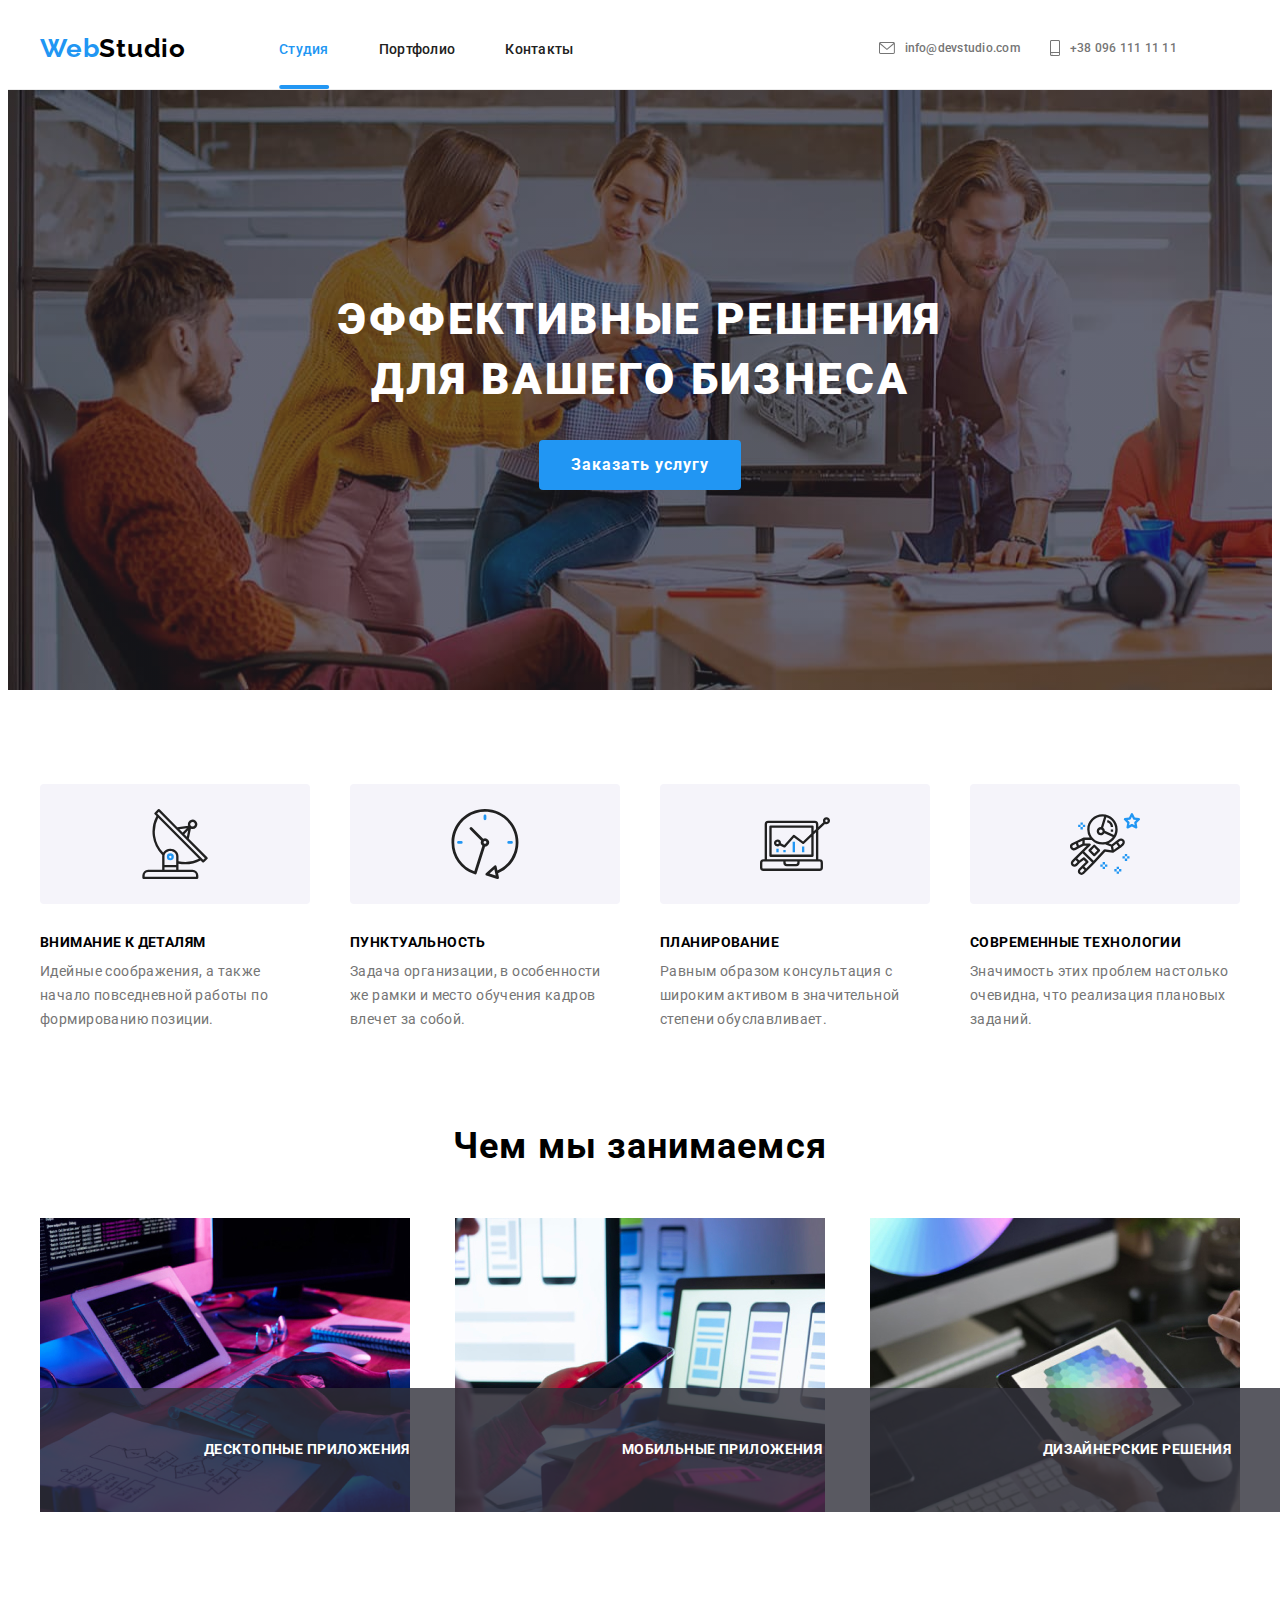
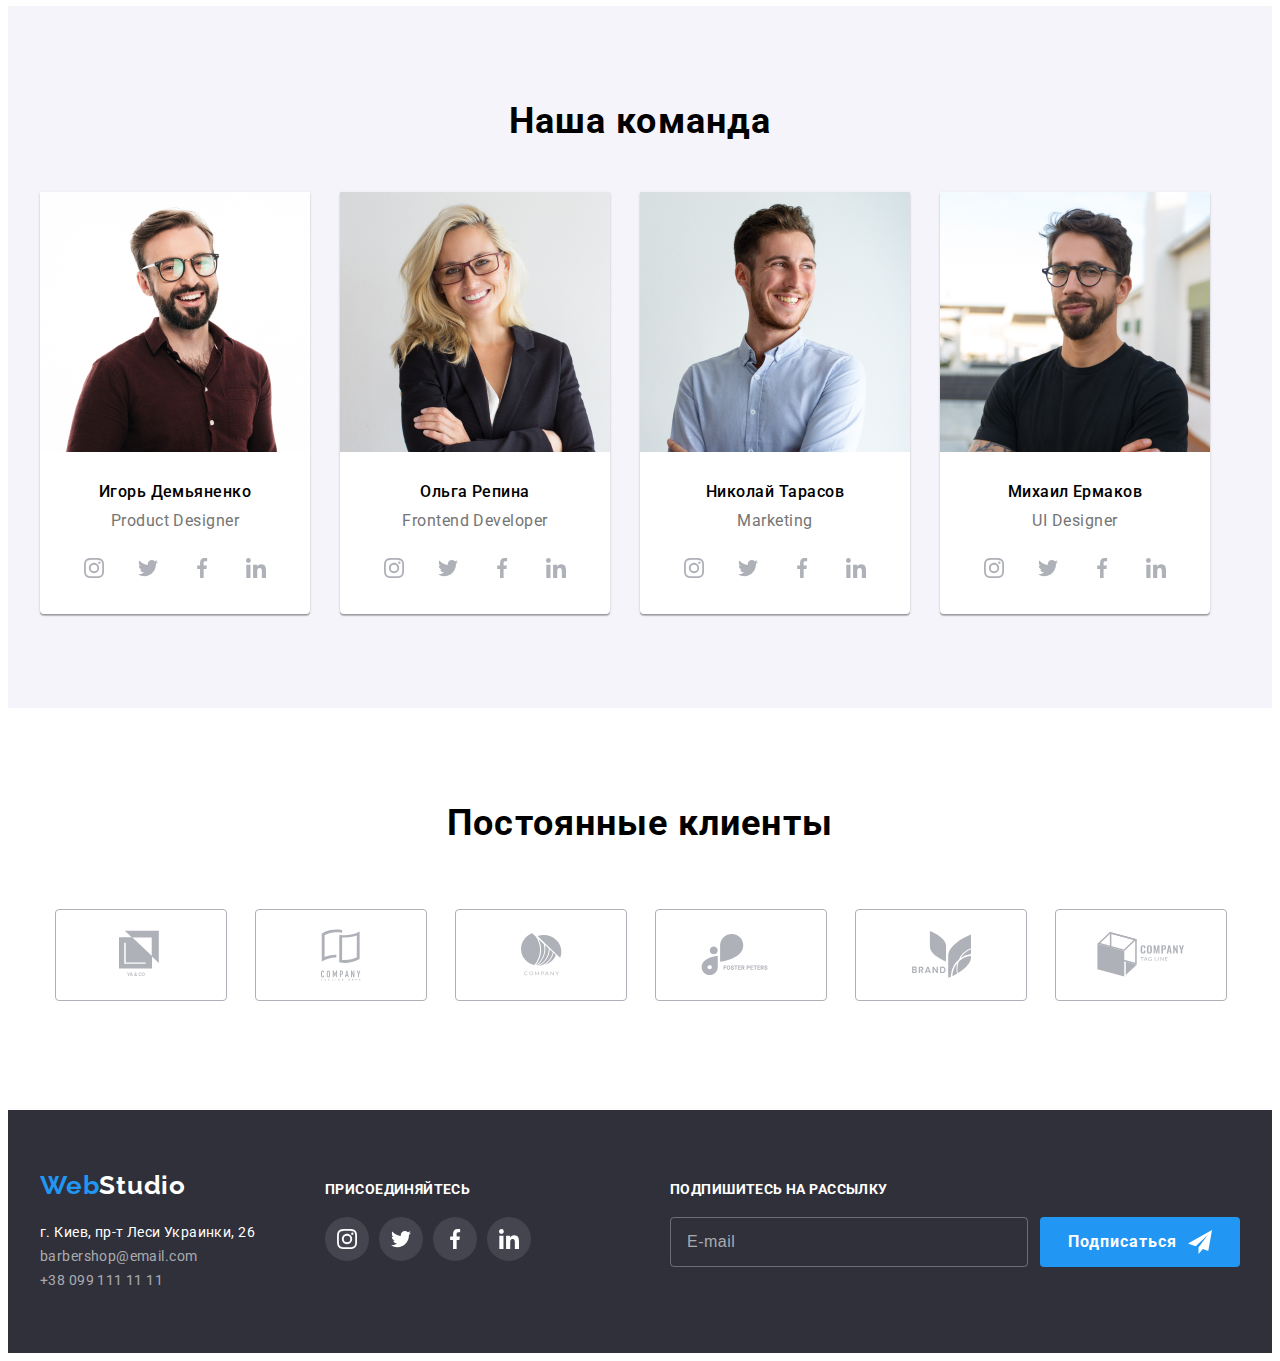
<file: index.html>
<!DOCTYPE html>
<html lang="ru">
<head>
    <meta charset="UTF-8">
   <meta name="viewport" content="width=device-width, initial-scale=1.0">
    <title >WebStudio</title>
    <link rel="preconnect" href="https://fonts.gstatic.com">
    <link href="https://fonts.googleapis.com/css2?family=Raleway:wght@700&family=Roboto:wght@400;500;700;900&display=swap"
        rel="stylesheet">
    <link rel="stylesheet" href="https://cdnjs.cloudflare.com/ajax/libs/modern-normalize/1.0.0/modern-normalize.min.css"
        integrity="sha512-ISS7cAi1PEhQ8jnbJpJZMd29NlhNj4AWYyLOSp2CE/CsHxTCu+r+t0D2yoJudVrd0/8fTVPUVDzY5Tvli75u/g=="
        crossorigin="anonymous" />
        
    <link rel="stylesheet" href="./css/main.min.css">
 </head>

<body>
    
   <header class="header">
      <div class="container header__container">
        
         <div class="header__mobile">
            <a class="logo" href="./index.html" lang="en">
               <span class="logo__firsttext">Web</span><span class="logo__secondtext">Studio</span>
            </a>

            <button 
            type="button" 
            class="menu-button" 
            aria-expanded="false"
            aria-controls="menu-container"
            data-menu-button>
               <svg class="menu-button--icon" width="40" height="40" 
               aria-label="Переключатель мобильного меню">
                  <use class="icon-cross"  
                  href="./images/sprite.svg#icon-close_40px"></use>
                  <use class="icon-menu" 
                  href="./images/sprite.svg#icon-menu_40px"></use>
               </svg>
            </button>
         </div>

         <nav class="navigation" 
               id="menu-container"
               data-menu >
               
                  <ul class="navigation__list">
                     <li class="navigation__item">
                        <a class="navigation__link navigation__link--current" href="#"> Студия</a>
                     </li>
                     <li class="navigation__item">
                        <a class="navigation__link" href="./portfolio.html"> Портфолио</a>
                     </li>
                     <li class="navigation__item">
                        <a class="navigation__link" href="#"> Контакты</a>
                     </li>
                  </ul>
               
               
                  <ul class="address">
                     <li class="address__item">
                        <a class="address__link" href="mailto:info@devstudio.com">
                           <svg class="address__icon address__icon--envelope" width="16" height="12">
                              <use href="./images/sprite.svg#icon-envelope"></use>
                           </svg>
                           info@devstudio.com
                        </a>
                     </li>
                     <li class="address__item">
                        <a class="address__link" href="tel:+380961111111">
                           <svg class="address__icon address__icon--smartphone" width="10" height="16">
                              <use href="./images/sprite.svg#icon-smartphone"></use>
                           </svg>
                           +38 096 111 11 11
                        </a>
                     </li>
                  </ul>
               
            </nav>

      </div>
   </header>
   
   <main>
      <!--Главная секция-->
      <section class="hero">
         <div class="container">
            <h1 class="hero__title">Эффективные решения для вашего бизнеса</h1>
            <button class="modal-btn" type="button" data-modal-open>Заказать услугу</button>
         </div>
      </section>
        
       
     <!--MAIN-->
      <section class="main">
          <h2 class="visually-hidden">Преимущества</h2>
          <div class="container">
              <ul class="main__list ">
                
                 <li class="main__item">
                    <div class="main__cover">
                      <svg class="main__icon">
                        <use href="./images/sprite.svg#icon-antenna"></use>
                     </svg>
                   </div>
                      <h3 class="desc">Внимание к деталям</h3>
                      <p class="main__description">Идейные соображения, а также начало повседневной работы по формированию позиции.</p>
                 </li>

                 <li class="main__item">
                    <div class="main__cover">
                      <svg class="main__icon">
                        <use href="./images/sprite.svg#icon-clock"></use>
                      </svg>
                    </div>
                      <h3 class="desc">Пунктуальность</h3>
                      <p class="main__description">Задача организации, в особенности же рамки и место обучения кадров влечет за собой.</p>
                 </li>

                 <li class="main__item">
                    <div class="main__cover">
                      <svg class="main__icon" >
                        <use href="./images/sprite.svg#icon-diagram"></use>
                      </svg>
                   </div>
                       <h3 class="desc">Планирование</h3>
                       <p class="main__description">Равным образом консультация с широким активом в значительной степени обуславливает.</p>
                 </li>

                 <li class="main__item">
                    <div class="main__cover">
                      <svg class="main__icon">
                        <use href="./images/sprite.svg#icon-astronaut"></use>
                      </svg>
                   </div>
                      <h3 class="desc">Современные технологии</h3>
                      <p class="main__description">Значимость этих проблем настолько очевидна, что реализация плановых заданий.</p>
                 </li>
              </ul>
            </div> 
         </section> 
         
         <!--Галлерея работ-->
  <section class="galery">
             <div class="container">
                <h2 class="section-title">Чем мы занимаемся</h2>
                <ul class="galery__list">
                  
                  <li class="galery__item">
                     <img class="galery__img" src="./images/Galery/img.1.jpg" 
                           alt="работа с ПК" 
                           srcset="./images/Galery/img.1-1x.jpg 1x, 
                           ./images/Galery/img.1-2x.jpg 2x">
                      <h3 class="galery__subtitle">Десктопные приложения</h3>
                  </li>
                  
                  <li class="galery__item">
                     <img class="galery__img" src="./images/Galery/img.2.jpg" 
                        alt="работа со смартфоном" 
                        srcset="./images/Galery/img.2-1x.jpg 1x, 
                        ./images/Galery/img.2-2x.jpg 2x">
                     <h3 class="galery__subtitle">Мобильные приложения</h3>
                  </li>
                  
                  <li class="galery__item">
                     <img class="galery__img" src="./images/Galery/img.3.jpg" 
                       alt="работа с планшетом" 
                       srcset="./images/Galery/img.3-1x.jpg 1x, ./images/Galery/img.3-2x.jpg 2x">
                     <h3 class="galery__subtitle">Дизайнерские решения</h3>
                  </li>
                
               </ul>
            </div>
         </section> 

         <!--Сотрудники-->
  <section class="team">
            <div class="container">
             <h2 class="section-title">Наша команда</h2>
              <ul class="team__list">
                  
                <li class="team__item">
                     <picture class="team__picture">
                        <source 
                        srcset="./images/Team/img1-desk-1x.jpg 1x, ./images/Team/img1-desk-2x.jpg 2x" 
                        media="(min-width: 1200px)">
                     
                        <source 
                        srcset="./images/Team/img1-tablet-1х.jpg 1x, ./images/Team/img1-tablet-2x.jpg 2x" 
                        media="(min-width: 768px)">
                     
                        <source 
                        srcset="./images/Team/img1-1х.jpg 1x, ./images/Team/img1-2х.jpg 2x" 
                        media="(min-width: 320px)">
                        <img class="team__img" src="./images/Team/img1-1х.jpg" 
                           alt="Игорь Демьяненко" >
                     </picture>
                     <div class="team__description">
                         <h3 class="team__name">Игорь Демьяненко</h3>
                         <p class="team__profession" lang="en">Product Designer</p>
                     </div>
                       <ul class="social-list social-list--cards">
                         <li class="social__item">
                            <a class="social__link" href="">
                              <svg class="social__icon">
                                 <use href="./images/sprite.svg#icon-instagram"></use>
                              </svg>
                            </a>
                         </li>
                         <li class="social__item">
                            <a class="social__link" href="">
                              <svg class="social__icon">
                                 <use href="./images/sprite.svg#icon-twitter"></use>
                              </svg>
                            </a>
                         </li>
                         <li class="social__item">
                            <a class="social__link" href="">
                              <svg class="social__icon">
                                 <use href="./images/sprite.svg#icon-facebook"></use>
                              </svg>
                            </a>
                         </li>
                         <li class="social__item">
                            <a class="social__link" href="">
                              <svg class="social__icon">
                                 <use href="./images/sprite.svg#icon-linkedin"></use>
                              </svg>
                            </a>
                         </li>
                     </ul>
                 </li>

                 <li class="team__item">
                        <picture class="team__picture">
                           <source 
                              srcset="./images/Team/img2-desk-1x.jpg 1x, ./images/Team/img2-desk-2x.jpg 2x" 
                              media="(min-width: 1200px)">
                           
                           <source 
                           srcset="./images/Team/img2-tablet-1x.jpg 1x, ./images/Team/img2-tablet-2x.jpg 2x" 
                              media="(min-width: 768px)">
                           
                           <source 
                           srcset="./images/Team/img2-1х.jpg 1x, ./images/Team/img2-2х.jpg 2x"
                              media="(min-width: 320px)">
                           <img class="team__img" src="./images/Team/img2-1х.jpg" 
                                 alt="Ольга Репина" >
                           </picture>
                        <div class="team__description">
                          <h3 class="team__name">Ольга Репина</h3>
                          <p class="team__profession" lang="en">Frontend Developer</p>
                       </div>
                     <ul class="social-list social-list--cards">
                        <li class="social__item">
                           <a class="social__link" href="">
                              <svg class="social__icon">
                                 <use href="./images/sprite.svg#icon-instagram"></use>
                              </svg>
                           </a>
                        </li>
                        <li class="social__item">
                           <a class="social__link" href="">
                              <svg class="social__icon">
                                 <use href="./images/sprite.svg#icon-twitter"></use>
                              </svg>
                           </a>
                        </li>
                        <li class="social__item">
                           <a class="social__link" href="">
                              <svg class="social__icon">
                                 <use href="./images/sprite.svg#icon-facebook"></use>
                              </svg>
                           </a>
                        </li>
                        <li class="social__item">
                           <a class="social__link" href="">
                              <svg class="social__icon">
                                 <use href="./images/sprite.svg#icon-linkedin"></use>
                              </svg>
                           </a>
                        </li>
                     </ul>
                 </li>

                 <li class="team__item">
                       <picture class="team__picture">
                           <source 
                           srcset="./images/Team/img3-desk-1x.jpg 1x, ./images/Team/img3-desk-2x.jpg 2x" 
                           media="(min-width: 1200px)">
                        
                           <source 
                           srcset="./images/Team/img3-tablet-1x.jpg 1x, ./images/Team/img3-tablet-2x.jpg 2x" 
                           media="(min-width: 768px)">
                        
                           <source 
                           srcset="./images/Team/img3-1х.jpg 1x, ./images/Team/img3-2х.jpg 2x" 
                           media="(min-width: 320px)">
                           <img class="team__img" src="./images/Team/img3-1х.jpg" 
                           alt="Николай Тарасов" >
                        </picture>
                       <div class="team__description">
                          <h3 class="team__name">Николай Тарасов</h3>
                          <p class="team__profession" lang="en">Marketing</p>
                      </div>
                     <ul class="social-list social-list--cards">
                        <li class="social__item">
                           <a class="social__link" href="">
                              <svg class="social__icon">
                                 <use href="./images/sprite.svg#icon-instagram"></use>
                              </svg>
                           </a>
                        </li>
                        <li class="social__item">
                           <a class="social__link" href="">
                              <svg class="social__icon">
                                 <use href="./images/sprite.svg#icon-twitter"></use>
                              </svg>
                           </a>
                        </li>
                        <li class="social__item">
                           <a class="social__link" href="">
                              <svg class="social__icon">
                                 <use href="./images/sprite.svg#icon-facebook"></use>
                              </svg>
                           </a>
                        </li>
                        <li class="social__item">
                           <a class="social__link" href="">
                              <svg class="social__icon">
                                 <use href="./images/sprite.svg#icon-linkedin"></use>
                              </svg>
                           </a>
                        </li>
                     </ul>
                 </li>

                 <li class="team__item">
                        <picture class="team__picture">
                           <source 
                           srcset="./images/Team/img4-desk-1x.jpg 1x, ./images/Team/img4-desk-2x.jpg 2x" 
                           media="(min-width: 1200px)">
                        
                           <source 
                           srcset="./images/Team/img4-tablet-1x.jpg 1x, ./images/Team/img4-tablet-2x.jpg 2x" 
                           media="(min-width: 768px)">
                        
                           <source 
                           srcset="./images/Team/img4-1х.jpg 1x, ./images/Team/img4-2х.jpg 2x" 
                           media="(min-width: 320px)">
                           <img class="team__img" src="./images/Team/img4-1х.jpg" 
                           alt="Михаил Ермаков" >
                        </picture>
                        <div class="team__description">
                          <h3 class="team__name">Михаил Ермаков</h3>
                          <p class="team__profession" lang="en">UI Designer</p>
                       </div>
                      <ul class="social-list social-list--cards">
                        <li class="social__item">
                           <a class="social__link" href="">
                              <svg class="social__icon">
                                 <use href="./images/sprite.svg#icon-instagram"></use>
                              </svg>
                           </a>
                        </li>
                        <li class="social__item">
                           <a class="social__link" href="">
                              <svg class="social__icon">
                                 <use href="./images/sprite.svg#icon-twitter"></use>
                              </svg>
                           </a>
                        </li>
                        <li class="social__item">
                           <a class="social__link" href="">
                              <svg class="social__icon">
                                 <use href="./images/sprite.svg#icon-facebook"></use>
                              </svg>
                           </a>
                        </li>
                        <li class="social__item">
                           <a class="social__link" href="">
                              <svg class="social__icon">
                                 <use href="./images/sprite.svg#icon-linkedin"></use>
                              </svg>
                           </a>
                        </li>
                     </ul>
                 </li>
              </ul>
            </div>
         </section> 
     

   
   <!--Постоянные клиенты-->
<section class="clients">
         <div class="container">
             <h2 class="section-title">Постоянные клиенты</h2>
             <ul class="clients__list">
                <li class="clients__item">
                   <a class="clients__link" href="">
                     <svg class="clients__icon" width="44" height="50">
                        <use href="./images/sprite.svg#icon-logo-1"></use>
                     </svg>
                   </a>
                </li>
                <li class="clients__item">
                  <a class="clients__link" href="">
                     <svg class="clients__icon" width="40" height="52">
                        <use href="./images/sprite.svg#icon-logo-2"></use>
                     </svg>
                  </a>
                </li>
                <li class="clients__item">
                  <a class="clients__link" href="">
                     <svg class="clients__icon" width="41" height="43">
                        <use href="./images/sprite.svg#icon-logo-3"></use>
                     </svg>
                  </a>
                </li>
                <li class="clients__item">
                  <a class="clients__link" href="">
                     <svg class="clients__icon" width="80" height="42">
                        <use href="./images/sprite.svg#icon-logo-4"></use>
                     </svg>
                  </a>
                </li>
                <li class="clients__item">
                  <a class="clients__link" href="">
                     <svg class="clients__icon" width="59" height="47">
                        <use href="./images/sprite.svg#icon-logo-5"></use>
                     </svg>
                  </a>
                </li>
                <li class="clients__item">
                  <a class="clients__link" href="">
                     <svg class="clients__icon" width="88" height="45">
                        <use href="./images/sprite.svg#icon-logo-6"></use>
                     </svg>
                  </a>
                </li>
             </ul>
         </div>
     </section>
   </main>
        
        <!--Footer-->
  <footer class="footer">
        <div class="container footer__section">
            <div class="footer--tablet">
               <div class="footer__container">
               <a class="logo logo--accent" href="./index.html" lang="en">
                  <span class="logo__firsttext">Web</span><span >Studio</span>
               </a>
               <address class="footer__address">
                  <ul class="footer__list">
                     <li class="footer__item">
                        <a class="footer__link geolocation" href="https://goo.gl/maps/EtJUNi4Rh7HyhGB7A" target="_blank">г. Киев, пр-т Леси Украинки, 26</a>
                     </li>
                     <li class="footer__item">
                        <a class="footer__link" href="mailto:info@example.com">barbershop@email.com</a>
                     </li>
                     <li class="footer__item">
                        <a class="footer__link" href="tel:+380991111111">+38 099 111 11 11</a>
                     </li>
                  </ul>
               </address>
               </div>
               <div class="social">
                  <b class="desc desc--appeal">присоединяйтесь</b>
                  <ul class="social-list">
                     <li class="social__item">
                        <a class="social__link footer--social__link" href="">
                           <svg class="social__icon footer--social__icon">
                              <use href="./images/sprite.svg#icon-instagram"></use>
                           </svg>
                        </a>
                     </li>
                     <li class="social__item">
                        <a class="social__link footer--social__link" href="">
                           <svg class="social__icon footer--social__icon">
                              <use href="./images/sprite.svg#icon-twitter"></use>
                           </svg>
                        </a>
                     </li>
                     <li class="social__item">
                        <a class="social__link footer--social__link" href="">
                           <svg class="social__icon footer--social__icon">
                              <use href="./images/sprite.svg#icon-facebook"></use>
                           </svg>
                        </a>
                     </li>
                     <li class="social__item">
                        <a class="social__link footer--social__link" href="">
                           <svg class="social__icon footer--social__icon">
                              <use href="./images/sprite.svg#icon-linkedin"></use>
                           </svg>
                        </a>
                     </li>
                  </ul>
               </div>
            </div>
             <form class="form">
                <b class="desc desc--appeal">Подпишитесь на рассылку</b>
                <label class="form__label">
                   <input class="form__input" type="email" name="mail" placeholder="E-mail"/> 
                   <button class="modal-btn modal-btn--form" type="submit">Подписаться
                      <svg class="form__icon" width="24" height="24">
                         <use href="./images/sprite.svg#icon-send"></use>
                      </svg>
                   </button>
                </label>
             </form>
       </div>
    </footer>
 
    <!--Backdrop-->
   <div class="backdrop is-hidden" data-modal>
       <div class="modal">
             <button  type="button" class="modal__close-button" data-modal-close>
              <svg class="button__close-icon">
                <use href="./images/sprite.svg#icon-close-black"></use>
              </svg>
             </button>
             <b class="backdrop__title">Оставьте свои данные, мы вам перезвоним</b>
        
           <div class="fieldset">
             <label class="fieldset__label">
               <span class="fieldset__name">Имя</span> 
                <span class="fieldset-container">
                  <input class="fieldset__input" type="text" name="name">
                     <svg class="fieldset__icon" width="18" height="18">
                        <use href="./images/sprite.svg#icon-person-black"></use>
                     </svg> 
                </span>
             </label>
           </div>
         
           <div class="fieldset">
             <label class="fieldset__label">
               <span class="fieldset__name">Телефон</span>
               <span class="fieldset-container">
                 <input class="fieldset__input" type="tel" name="tel">
                    <svg class="fieldset__icon" width="18" height="18">
                       <use href="./images/sprite.svg#icon-phone-black"></use>
                   </svg>
               </span>
             </label>
           </div>
        
           <div class="fieldset">
             <label class="fieldset__label">
               <span class="fieldset__name">Почта</span>
               <span class="fieldset-container">
                 <input class="fieldset__input" type="email" name="email">
                    <svg class="fieldset__icon" width="18" height="18">
                      <use href="./images/sprite.svg#icon-email-black"></use>
                   </svg>
               </span>
             </label>
           </div>
        
           <div class="fieldset fieldset--textarea ">
            <label class="fieldset__label">
               <span class="fieldset__name">Комментарий</span>
               <textarea class="fieldset__placeholder" name="comment" placeholder="Введите текст"></textarea>
            </label>
           </div>
         
           <div class="checkbox">
              <input class="chekbox__input visually-hidden" type="checkbox" name="check" value="accept-policy" id="policy">
              <label class="checkbox__label" for="policy">
                 <span class="checkbox__text">Соглашаюсь с рассылкой и принимаю
                   <a class="checkbox__link" href="#">Условия договора</a> 
                </span>
             </label>
           </div>
         
           <button class="modal-btn" type="submit">Отправить</button>
         
       </div>
    </div> 
   
<script src="./js/modal.js"></script>
<script src="./js/burger.js"></script>
</body>
</html>
</file>
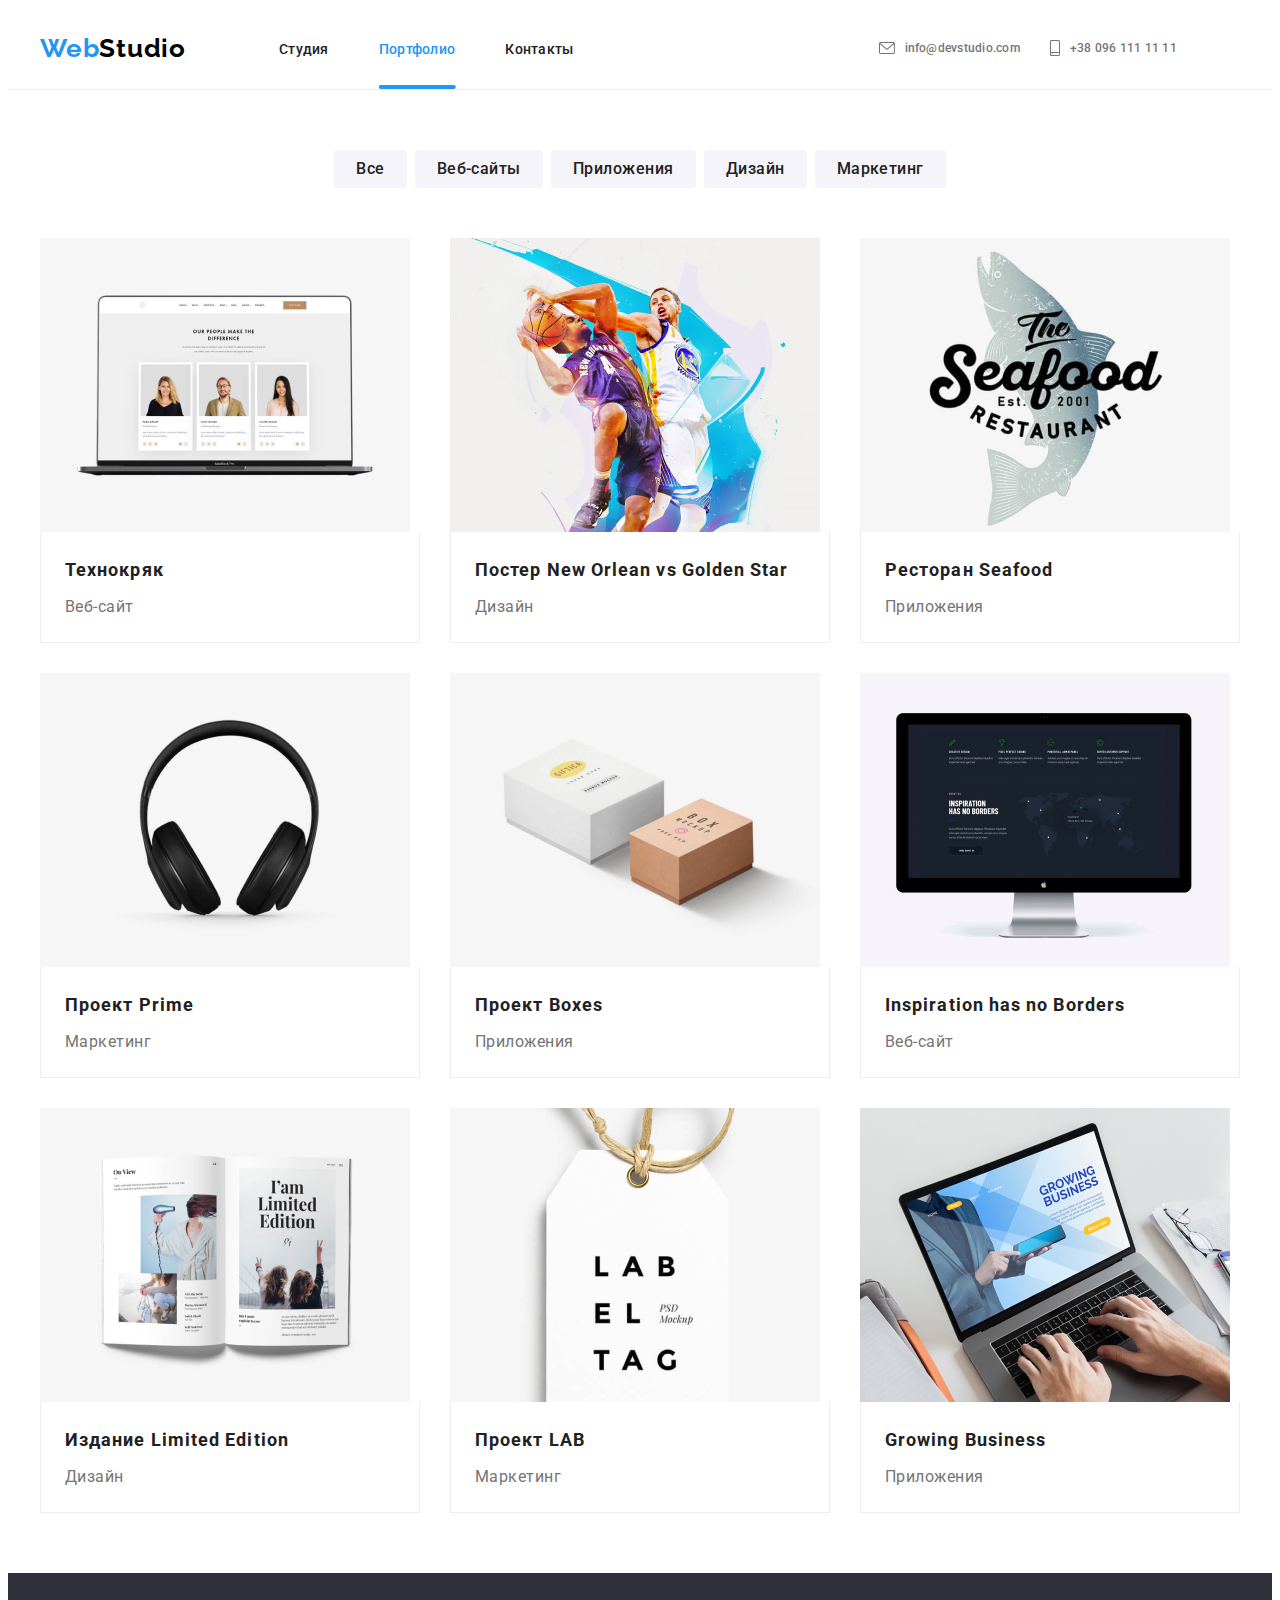
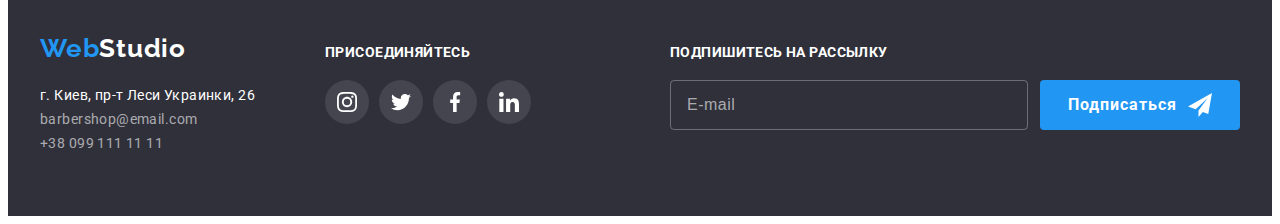
<file: portfolio.html>
<!DOCTYPE html>
<html lang="ru">
<head>
    <meta charset="UTF-8">
    
    <meta name="viewport" content="width=device-width, initial-scale=1.0" />
    <title>Портфолио</title>
    <link rel="preconnect" href="https://fonts.gstatic.com">
    <link href="https://fonts.googleapis.com/css2?family=Raleway:wght@700&family=Roboto:wght@400;500;700&display=swap"
        rel="stylesheet">
    <link rel="stylesheet" href="https://cdnjs.cloudflare.com/ajax/libs/modern-normalize/1.0.0/modern-normalize.min.css"
        integrity="sha512-ISS7cAi1PEhQ8jnbJpJZMd29NlhNj4AWYyLOSp2CE/CsHxTCu+r+t0D2yoJudVrd0/8fTVPUVDzY5Tvli75u/g=="
        crossorigin="anonymous" />
        <link rel="stylesheet" href="./css/portfolio.min.css">
</head>

<body>
    
    <header class="header">
      <div class="container header__container">
        
         <div class="header__mobile">
              <a class="logo" href="./index.html" lang="en">
                <span class="logo__firsttext">Web</span><span class="logo__secondtext">Studio</span>
              </a>

              <button 
              type="button" 
              class="menu-button" 
              aria-expanded="false"
               aria-controls="menu-container"
               data-menu-button>
                <svg class="menu-button--icon" width="40" height="40" 
                aria-label="Переключатель мобильного меню">
                  <use class="icon-cross" 
                  href="./images/sprite.svg#icon-close_40px"></use>
                  <use class="icon-menu"
                   href="./images/sprite.svg#icon-menu_40px"></use>
                </svg>
              </button>
          </div>
          
         
          <nav class="navigation"
                id="menu-container"
                data-menu >
                    
              <ul class="navigation__list">
                <li class="navigation__item">
                  <a class="navigation__link " href="./index.html"> Студия</a>
                </li>
                <li class="navigation__item">
                  <a class="navigation__link navigation__link--current" href="#"> Портфолио</a>
                </li>
                <li class="navigation__item">
                  <a class="navigation__link" href="#"> Контакты</a>
                </li>
              </ul>
            
           
              <ul class="address">
                <li class="address__item">
                  <a class="address__link" href="mailto:info@devstudio.com">
                    <svg class="address__icon address__icon--envelope" width="16" height="12">
                      <use href="./images/sprite.svg#icon-envelope"></use>
                    </svg>
                    info@devstudio.com
                  </a>
                </li>
                <li class="address__item">
                  <a class="address__link" href="tel:+380961111111">
                    <svg class="address__icon address__icon--smartphone" width="10" height="16">
                      <use href="./images/sprite.svg#icon-smartphone"></use>
                    </svg>
                    +38 096 111 11 11
                  </a>
                </li>
              </ul>
            
         </nav>
         
      </div>
    </header>


    <main>
        
      <!--Главная секция-->
     
      <section class="section">
        <div class="container">
          <h1 class="visually-hidden">Наши возможности</h1>
            
           <ul class="button-list">
                <li class="button-list__item" > 
                    <button class="button-list__modal-btn" type="button"> Все </button>
                </li>
                <li class="button-list__item" >
                    <button class="button-list__modal-btn" type="button"> Веб-сайты </button>
                </li>
                <li class="button-list__item">
                    <button class="button-list__modal-btn" type="button">Приложения </button>
                </li>
                <li class="button-list__item">
                    <button class="button-list__modal-btn" type="button"> Дизайн</button>
                </li>
                <li class="button-list__item">
                    <button class="button-list__modal-btn" type="button">Маркетинг </button>
                </li>
           </ul>
           
            <ul class="device-list">
                
               <li class="device-list__item" >
                  <a class="device-list__link" href="#">
                    <div class="product">
                          <picture class="product__picture">
                              <source srcset="./images/Device/img11.jpg 1x, ./images/Device/img11-d2x.jpg 2x" media="(min-width: 1200px)">
                            
                              <source srcset="./images/Device/img11-t1x.jpg 1x, ./images/Device/img11-t2x.jpg 2x" media="(min-width: 768px)">
                            
                              <source srcset="./images/Device/img11-1х.jpg 1x, ./images/Device/img11-2х.jpg 2x" media="(min-width: 320px)">
                              
                                <img class="product__img" src="./images/Device/img11-1х.jpg" 
                              alt="Веб-сайт на экране ноутбука">
                          </picture>
                            <p class="product__text">
                              Технокряк это современная площадка распространения коронавируса.
                              Компании используют эту платформу для цифрового
                              шпионажа и атак на защищённые сервера конкурентов.
                            </p>
                    </div>
                    <div class="product__description product__description--tablet">
                           <h2 class="product__title"> Технокряк</h2>
                           <p class="product__subtitle">Веб-сайт</p>
                    </div>
                  </a>
                </li>
                
                <li class="device-list__item">
                  <a class="device-list__link" href="#">
                      <div class="product">
                            <picture class="product__picture">
                                  <source srcset="./images/Device/img22.jpg 1x, ./images/Device/img22-d2x.jpg 2x" media="(min-width: 1200px)">
                                
                                  <source srcset="./images/Device/img22-t1x.jpg 1x, ./images/Device/img22-2x.jpg 2x" media="(min-width: 768px)">
                                
                                  <source srcset="./images/Device/img22-1х.jpg 1x, ./images/Device/img22-2х.jpg 2x" media="(min-width: 320px)">
                                
                                    <img class="product__img" src="./images/Device/img22-1х.jpg" 
                                     alt="Постер со звездами бейсбола">
                            </picture>  
                         <p class="product__text">
                            Технокряк это современная площадка распространения коронавируса.
                            Компании используют эту платформу для цифрового
                            шпионажа и атак на защищённые сервера конкурентов.
                          </p>
                      </div>
                    
                         <div class="product__description">
                           <h2 class="product__title"> Постер <span lang="en"> New Orlean vs Golden Star </span></h2>
                           <p class="product__subtitle">Дизайн</p>
                         </div>
                  </a>
                 </li>
                
                <li class="device-list__item">
                  <a class="device-list__link" href="#">
                    <div class="product">
                          <picture class="product__picture">
                              <source srcset="./images/Device/img33.jpg 1x, ./images/Device/img33-d2x.jpg 2x" media="(min-width: 1200px)">
                            
                              <source srcset="./images/Device/img33-t1x.jpg 1x, ./images/Device/img33-t2x.jpg 2x" media="(min-width: 768px)">
                            
                              <source srcset="./images/Device/img33-1х.jpg 1x, ./images/Device/img33-2х.jpg 2x" media="(min-width: 320px)">

                                <img class="product__img" src="./images/Device/img33-1х.jpg" 
                                    alt="Логотип рыбного ресторана">
                          </picture>
                       <p class="product__text">
                         Технокряк это современная площадка распространения коронавируса.
                         Компании используют эту платформу для цифрового
                          шпионажа и атак на защищённые сервера конкурентов.
                       </p>
                    </div>
                         <div class="product__description">
                            <h2 class="product__title">Ресторан <span lang="en"> Seafood </span> </h2> 
                            <p class="product__subtitle"> Приложения </p>
                         </div>
                  </a>
                </li> 
                
                <li class="device-list__item">
                  <a class="device-list__link" href="#">
                     <div class="product">
                          <picture class="product__picture">
                              <source srcset="./images/Device/img44.jpg 1x, ./images/Device/img44-d2x.jpg 2x" media="(min-width: 1200px)">
                              
                              <source srcset="./images/Device/img44-t1x.jpg 1x, ./images/Device/img44-t2x.jpg 2x" media="(min-width: 768px)">
                              
                              <source srcset="./images/Device/img44-1х.jpg 1x, ./images/Device/img44-2х.jpg 2x" media="(min-width: 320px)">
                              <img class="product__img" src="./images/Device/img44-1х.jpg"
                                alt="Наушники" >
                         </picture>
                        <p class="product__text">
                          Технокряк это современная площадка распространения коронавируса.
                          Компании используют эту платформу для цифрового
                          шпионажа и атак на защищённые сервера конкурентов.
                       </p>
                      </div>
                          <div class="product__description">
                            <h2 class="product__title"> Проект <span lang="en"> Prime </span> </h2>
                            <p class="product__subtitle"> Маркетинг </p>
                         </div>
                  </a>
                </li>

                <li class="device-list__item">
                  <a class="device-list__link" href="#">
                     <div class="product">
                          <picture class="product__picture">
                              <source srcset="./images/Device/img55.jpg 1x, ./images/Device/img55-d2x.jpg 2x" media="(min-width: 1200px)">
                            
                              <source srcset="./images/Device/img55-t1x.jpg 1x, ./images/Device/img55-t2x.jpg 2x" media="(min-width: 768px)">
                            
                              <source srcset="./images/Device/img55-1х.jpg 1x, ./images/Device/img55-2х.jpg 2x" media="(min-width: 320px)">
                                <img class="product__img" src="./images/Device/img55-1х.jpg" 
                                  alt="Две коробки">
                          </picture>   
                        <p class="product__text">
                          Технокряк это современная площадка распространения коронавируса.
                          Компании используют эту платформу для цифрового
                          шпионажа и атак на защищённые сервера конкурентов.
                        </p>
                    </div>
                         <div class="product__description">
                            <h2 class="product__title"> Проект <span lang="en"> Boxes </span> </h2>
                            <p class="product__subtitle">  Приложения </p>
                         </div>
                  </a>
                </li>

                <li class="device-list__item">
                   <a class="device-list__link" href="#">
                       <div class="product">
                            <picture class="product__picture">
                                  <source srcset="./images/Device/img66.jpg 1x, ./images/Device/img66-d2x.jpg 2x" media="(min-width: 1200px)">
                                
                                  <source srcset="./images/Device/img66-t1x.jpg 1x, ./images/Device/img66-t2x.jpg 2x" media="(min-width: 768px)">
                                
                                  <source srcset="./images/Device/img66-1х.jpg 1x, ./images/Device/img66-2х.jpg 2x" media="(min-width: 320px)">
                                  <img class="product__img" src="./images/Device/img66-1х.jpg" 
                                    alt="Монитор компьютера">
                              </picture>
                         <p class="product__text">
                            Технокряк это современная площадка распространения коронавируса.
                            Компании используют эту платформу для цифрового
                             шпионажа и атак на защищённые сервера конкурентов.
                        </p>
                      </div>
                         <div class="product__description">
                           <h2 class="product__title" lang="en" >Inspiration has no Borders</h2>
                            <p class="product__subtitle">Веб-сайт</p>
                         </div>
                    </a>
                </li>

                <li class="device-list__item">
                   <a class="device-list__link" href="#">
                      <div class="product">
                            <picture class="product__picture">
                                  <source srcset="./images/Device/img77.jpg 1x, ./images/Device/img77-d2x.jpg 2x" media="(min-width: 1200px)">
                                
                                  <source srcset="./images/Device/img77-t1x.jpg 1x, ./images/Device/img77-t2x.jpg 2x" media="(min-width: 768px)">
                                
                                  <source srcset="./images/Device/img77-1х.jpg 1x, ./images/Device/img77-2х.jpg 2x" media="(min-width: 320px)">
                                  <img class="product__img" src="./images/Device/img77-1х.jpg" 
                                     alt="Открытая страница книги"> 
                              </picture>
                         <p class="product__text">
                            Технокряк это современная площадка распространения коронавируса.
                            Компании используют эту платформу для цифрового
                            шпионажа и атак на защищённые сервера конкурентов.
                          </p>
                     </div>
                         <div class="product__description">
                            <h2 class="product__title"> Издание <span lang="en"> Limited Edition </span> </h2>
                            <p class="product__subtitle"> Дизайн </p>
                        </div>
                  </a>
                </li>

                <li class="device-list__item">
                   <a class="device-list__link" href="#">
                      <div class="product">
                            <picture class="product__picture">
                                  <source srcset="./images/Device/img88.jpg 1x, ./images/Device/img88-d2x.jpg 2x" media="(min-width: 1200px)">
                                
                                  <source srcset="./images/Device/img88-t1x.jpg 1x, ./images/Device/img88-t2x.jpg 2x" media="(min-width: 768px)">
                                
                                  <source srcset="./images/Device/img88-1х.jpg 1x, ./images/Device/img88-2х.jpg 2x" media="(min-width: 320px)">
                                  <img class="product__img" src="/images/Device/img88-1х.jpg" 
                                  alt="Ярлык крупным планом">
                            </picture>                           
                         <p class="product__text">
                            Технокряк это современная площадка распространения коронавируса.
                             Компании используют эту платформу для цифрового
                             шпионажа и атак на защищённые сервера конкурентов.
                          </p>
                      </div>
                         <div class="product__description">
                             <h2 class="product__title"> Проект <span lang="en"> LAB </span> </h2>
                             <p class="product__subtitle"> Маркетинг </p>
                         </div>
                   </a>
                </li>

                <li class="device-list__item">
                   <a class="device-list__link" href="#">
                      <div class="product">
                        <picture class="product__picture">
                          <source srcset="./images/Device/img99.jpg 1x, ./images/Device/img99-d2x.jpg 2x" media="(min-width: 1200px)">
                        
                          <source srcset="./images/Device/img99-t1x.jpg 1x, ./images/Device/img99-t2x.jpg 2x" media="(min-width: 768px)">
                        
                          <source srcset="./images/Device/img99-1х.jpg 1x, ./images/Device/img99-2х.jpg 2x" media="(min-width: 320px)">
                         <img class="product__img" src="./images/Device/img99-1х.jpg"
                            alt="Пользователь использует приложение на девайсе" >
                        </picture>
                         <p class="product__text">
                            Технокряк это современная площадка распространения коронавируса.
                            Компании используют эту платформу для цифрового
                             шпионажа и атак на защищённые сервера конкурентов.
                          </p>
                      </div>
                         <div class="product__description">
                           <h2 class="product__title" lang="en"> Growing Business </h2>
                           <p class="product__subtitle"> Приложения </p>
                         </div>
                    </a>
                </li>
            </ul>
        </div>
      </section>
    </main>
            
           <!--Footer-->
      
      
      <footer class="footer">
        <div class="container footer__section">
          <div class="footer--tablet">
            <div class="footer__container">
              <a class="logo logo--accent" href="./index.html" lang="en">
                <span class="logo__firsttext">Web</span><span>Studio</span>
              </a>
              <address class="footer__address">
                <ul class="footer__list">
                  <li class="footer__item">
                    <a class="footer__link geolocation" href="https://goo.gl/maps/EtJUNi4Rh7HyhGB7A" target="_blank">г. Киев,
                      пр-т Леси Украинки, 26</a>
                  </li>
                  <li class="footer__item">
                    <a class="footer__link" href="mailto:info@example.com">barbershop@email.com</a>
                  </li>
                  <li class="footer__item">
                    <a class="footer__link" href="tel:+380991111111">+38 099 111 11 11</a>
                  </li>
                </ul>
              </address>
            </div>
            <div class="social">
              <b class="desc desc--appeal">присоединяйтесь</b>
              <ul class="social-list">
                <li class="social__item">
                  <a class="social__link footer--social__link" href="">
                    <svg class="social__icon footer--social__icon">
                      <use href="./images/sprite.svg#icon-instagram"></use>
                    </svg>
                  </a>
                </li>
                <li class="social__item">
                  <a class="social__link footer--social__link" href="">
                    <svg class="social__icon footer--social__icon">
                      <use href="./images/sprite.svg#icon-twitter"></use>
                    </svg>
                  </a>
                </li>
                <li class="social__item">
                  <a class="social__link footer--social__link" href="">
                    <svg class="social__icon footer--social__icon">
                      <use href="./images/sprite.svg#icon-facebook"></use>
                    </svg>
                  </a>
                </li>
                <li class="social__item">
                  <a class="social__link footer--social__link" href="">
                    <svg class="social__icon footer--social__icon">
                      <use href="./images/sprite.svg#icon-linkedin"></use>
                    </svg>
                  </a>
                </li>
              </ul>
            </div>
          </div>
          <form class="form">
            <b class="desc desc--appeal">Подпишитесь на рассылку</b>
            <label class="form__label">
              <input class="form__input" type="email" name="mail" placeholder="E-mail" />
              <button class="modal-btn modal-btn--form" type="submit">Подписаться
                <svg class="form__icon" width="24" height="24">
                  <use href="./images/sprite.svg#icon-send"></use>
                </svg>
              </button>
            </label>
          </form>
        </div>
      </footer>
    
    
<script src="./js/burger.js"></script>
  
</body>
</html>
</file>
<file: css/main.min.css>
:root{--main-font: "Roboto", sans-serif;--secondary-font: "Raleway", sans-serif;--accent-color: #2196f3;--third-color: #757575;--second-color: #ffffff}a{text-decoration:none}ul{list-style:none;padding:0;margin:0}h1,h2,h3,h4,p{margin:0}.img{display:block;max-width:100%}box*{margin:0}.address,.footer-address{font-style:normal}body{font-family:var(--main-font)}.visually-hidden{position:absolute;width:1px;height:1px;margin:-1px;border:0;padding:0;white-space:nowrap;clip-path:inset(100%);clip:rect(0 0 0 0);overflow:hidden}.is-hidden{opacity:0;visibility:hidden;pointer-events:none}.container{display:block;padding-right:15px;padding-left:15px;width:100%;margin:0 auto}@media screen and (min-width: 480px){.container{max-width:480px}}@media screen and (min-width: 768px){.container{max-width:768px}}@media screen and (min-width: 1200px){.container{max-width:1200px}}.section{padding-top:60px;padding-bottom:60px}.section-title{display:block;font-weight:700;font-size:28px;line-height:1.18;text-align:center;letter-spacing:0.03em;margin-bottom:30px}@media screen and (min-width: 1200px){.section-title{font-size:36px;line-height:1.17;margin-bottom:50px}}.desc{display:block;margin-bottom:10px;font-weight:700;font-size:14px;line-height:1.143;letter-spacing:0.03em;text-transform:uppercase}.desc--appeal{color:var(--second-color);margin-bottom:20px}@media screen and (min-width: 320px) and (max-width: 767px){.desc{text-align:center}}.logo{text-decoration:none;font-family:var(--secondary-font);font-weight:700;font-size:24px;line-height:1.17;letter-spacing:0.03em}@media screen and (min-width: 768px){.logo{margin-right:88px}}@media screen and (min-width: 1200px){.logo{font-size:26px;line-height:1.19;margin-right:93px}}.logo__firsttext{color:var(--accent-color)}.logo__secondtext{color:black}.logo--accent{display:block;margin:0 auto;margin-bottom:20px;color:var(--second-color)}.social-list{display:flex;justify-content:center}.social-list--cards{padding-bottom:24px}.social{display:block;margin:0 auto;margin-bottom:60px}@media screen and (min-width: 768px){.social{margin:0}}.social__item:not(:last-child){margin-right:10px}.social__icon{width:20px;height:20px;fill:#afb1b8;transition:fill 250ms cubic-bezier(0.4, 0, 0.2, 1)}.social__link:hover .social__icon,.social__link:focus .social__icon{fill:var(--second-color)}.social__link{display:flex;justify-content:center;align-items:center;width:44px;height:44px;border-radius:50%;background-color:var(--second-color);transition:background-color 250ms cubic-bezier(0.4, 0, 0.2, 1)}.social__link:hover,.social__link:focus{background-color:var(--accent-color)}.modal-btn{display:block;margin:0 auto;min-width:200px;padding:10px 32px;border-radius:4px;border:none;cursor:pointer;font-family:var(--main-font);font-weight:700;font-size:16px;line-height:1.88;letter-spacing:0.06em;color:var(--second-color);background-color:var(--accent-color)}.modal-btn--form{display:flex;justify-content:space-between;align-items:center;padding:10px 28px;width:200px;height:50px}.header{position:relative;border-bottom:1px solid #ececec;margin:0 auto}.header__mobile{display:flex;justify-content:space-between;align-items:center}.header__container{padding-top:16px;padding-bottom:16px;text-align:center}.navigation__link{position:relative;transition:color 250ms cubic-bezier(0.4, 0, 0.2, 1);padding-bottom:8px;font-weight:500;font-size:18px;line-height:1.17;letter-spacing:0.02em;color:#212121}.navigation__link--current{color:var(--accent-color)}.navigation__link--current::after{content:"";position:absolute;display:block;width:100%;height:4px;background-color:var(--accent-color);bottom:0;border-radius:2px;left:50%;transform:translate(-50%)}.navigation__link .navigation__link:hover,.navigation__link .address__link:hover,.navigation__link .navigation__link:focus{color:var(--accent-color)}.address{margin-right:auto}.address__icon{display:block;margin-right:10px;fill:currentColor}.address__link{display:flex;justify-content:center;align-items:center;font-weight:500;font-size:18px;line-height:1.17;letter-spacing:0.02em;color:var(--third-color);transition:color 250ms cubic-bezier(0.4, 0, 0.2, 1)}.menu-button{display:inline-flex;margin:0;padding:0;border:none;background-color:transparent}.menu-button--icon{display:block;transition:fill 250ms cubic-bezier(0.4, 0, 0.2, 1)}.menu-button:hover .menu-button--icon,.menu-button:focus .menu-button--icon{fill:var(--accent-color)}.menu-button .icon-cross{display:none}.menu-button.is-open .icon-cross{display:block}.menu-button.is-open .icon-menu{display:none}.navigation.is-open{box-shadow:0px 4px 8px rgba(0,0,0,0.04),0px 2px 4px rgba(0,0,0,0.08),0px 1px 3px rgba(0,0,0,0.16)}@media screen and (min-width: 320px) and (max-width: 767px){.navigation{display:none;position:absolute;z-index:100;top:100%;left:0;width:100%;background-color:var(--second-color);padding-top:60px;padding-bottom:60px;border-top:1px solid #ececec;transition:transform 200ms cubic-bezier(0.4, 0, 0.2, 1)}.navigation.is-open{display:block}.navigation__item:not(:last-child){margin-bottom:40px}.navigation__list{margin-bottom:60px}.address__item:not(:last-child){margin-bottom:16px}}@media screen and (min-width: 768px){.header__container{display:flex;align-items:center}.navigation{display:flex}.navigation__list{display:flex;align-items:center;margin-right:84px}.navigation__item:not(:last-child){margin-right:50px}.navigation__link{padding:32px 0;font-size:14px;line-height:1.14}.address{display:flex;flex-wrap:wrap}.address__link{font-size:12px;line-height:1.67}.menu-button{display:none}}@media screen and (min-width: 768px) and (max-width: 1199px){.address__icon--envelope{width:14px;height:10px}.address__icon--smartphone{height:14px}.address__item:not(:last-child){margin-bottom:10px}}@media screen and (min-width: 1200px){.header__container{padding-top:25px;padding-bottom:25px}.navigation__list{margin-right:305px}.address__item:not(:last-child){margin-right:30px}.navigation__link:hover,.address__link:hover,.navigation__link:focus{color:var(--accent-color)}}.hero{background-image:linear-gradient(rgba(47,48,58,0.4), rgba(47,48,58,0.4)),url("../images/hero/Header-mobile.jpg");background-repeat:no-repeat;background-size:cover;padding-top:118px;padding-bottom:118px}.hero__title{display:block;max-width:360px;margin:0 auto;margin-bottom:30px;font-weight:900;font-size:26px;line-height:1.62;text-align:center;letter-spacing:0.06em;text-transform:uppercase;color:var(--second-color)}@media screen and (min-device-pixel-ratio: 2) and (min-width: 320px), screen and (min-resolution: 192dpi) and (min-width: 320px), screen and (min-resolution: 2dppx) and (min-width: 320px){.hero{background-image:linear-gradient(rgba(47,48,58,0.4), rgba(47,48,58,0.4)),url("../images/hero/Header-mobile@2x.jpg")}}@media screen and (min-width: 768px){.hero{background-image:linear-gradient(rgba(47,48,58,0.4), rgba(47,48,58,0.4)),url("../images/hero/Header-tablet.jpg")}}@media screen and (min-device-pixel-ratio: 2) and (min-width: 768px), screen and (min-resolution: 192dpi) and (min-width: 768px), screen and (min-resolution: 2dppx) and (min-width: 768px){.hero{background-image:linear-gradient(rgba(47,48,58,0.4), rgba(47,48,58,0.4)),url("../images/hero/Header-tablet@2x.jpg")}}@media screen and (min-width: 1200px){.hero{max-width:1600px;background-image:linear-gradient(rgba(47,48,58,0.4), rgba(47,48,58,0.4)),url("../images/hero/Header-desctop.jpg");padding-top:200px;padding-bottom:200px;margin:0 auto}.hero__title{max-width:696px;font-size:44px;line-height:1.36}}@media screen and (min-device-pixel-ratio: 2) and (min-width: 1200px), screen and (min-resolution: 192dpi) and (min-width: 1200px), screen and (min-resolution: 2dppx) and (min-width: 1200px){.hero{background-image:linear-gradient(rgba(47,48,58,0.4), rgba(47,48,58,0.4)),url("../images/hero/Header-desctop@2x.jpg")}}.main{padding-top:60px;padding-bottom:60px}.main__icon{display:flex;justify-content:center;align-items:center;width:70px;height:70px}.main__cover{display:flex;height:120px;justify-content:center;align-items:center;background-color:#f5f4fa;border-radius:4px;margin-bottom:30px}.main__description{font-weight:400;font-size:14px;line-height:1.71;letter-spacing:0.03em;color:var(--third-color)}@media screen and (min-width: 320px) and (max-width: 767px){.main__item{display:block;max-width:450px}.main__item:not(:last-child){margin-bottom:30px}}@media screen and (min-width: 768px){.main__list{display:flex;flex-wrap:wrap;margin:-15px}.main__item{display:block;max-width:calc((100% - 2 * 30px) / 2);margin:15px}}@media screen and (min-width: 1200px){.main{padding-top:94px;padding-bottom:94px}.main__list{display:flex;justify-content:space-between}.main__item{display:block;max-width:270px}}.galery{padding-bottom:94px}@media screen and (max-width: 1199px){.galery{display:none}}.galery__img{display:block;width:100%;height:auto}.galery__list{display:flex;justify-content:space-between}.galery__subtitle{position:absolute;bottom:0;display:flex;width:100%;height:70px;justify-content:center;align-items:center;padding:27px 82px;background-color:rgba(47,48,58,0.8);font-weight:700;font-size:14px;line-height:1.14;letter-spacing:0.03em;color:var(--second-color);text-transform:uppercase}.galery__item{position:relative}.galery__item:not(:last-child){margin-right:30px}.team{margin:0 auto;background-color:#f5f4fa;padding-top:60px;padding-bottom:60px}.team__name{display:block;padding-bottom:10px;font-weight:500;font-size:16px;line-height:1.19;text-align:center;letter-spacing:0.03em}.team__profession{font-weight:400;font-size:16px;line-height:1.19;text-align:center;letter-spacing:0.03em;color:var(--third-color)}.team__img{display:block;max-width:100%;height:auto}.team__item{max-width:450px;background-color:var(--second-color);border-radius:0px 0px 4px 4px;box-shadow:0px 1px 3px rgba(0,0,0,0.12),0px 1px 1px rgba(0,0,0,0.14),0px 2px 1px rgba(0,0,0,0.2)}.team__description{display:block;padding-top:30px;padding-bottom:16px}@media screen and (min-width: 320px) and (max-width: 767px){.team__item:not(:last-child){margin-bottom:30px}}@media screen and (min-width: 768px){.team__list{display:flex;flex-wrap:wrap;margin:-15px}.team__item{display:block;max-width:calc((100% - 2 * 30px) / 2);margin:15px}}@media screen and (min-width: 768px){.team{padding-top:94px;padding-bottom:94px}}.clients{padding-top:60px;padding-bottom:60px}.clients__list{display:flex;flex-wrap:wrap;justify-content:center;margin:-15px}.clients__item{margin:15px}@media screen and (min-width: 768px){.clients__item{min-width:calc((100% - 3 * 30px) / 3)}}.clients__link{display:flex;flex-wrap:wrap;min-width:210px;height:90px;justify-content:center;align-items:center;background-color:var(--second-color);border-radius:4px;border:1px solid #afb1b8;transition:border-color 250ms cubic-bezier(0.4, 0, 0.2, 1)}.clients__link:hover,.clients__link:focus{border-color:var(--accent-color)}.clients__icon{display:block;fill:#afb1b8;transition:fill 250ms cubic-bezier(0.4, 0, 0.2, 1)}.clients__link:hover .clients__icon,.clients__link:focus .clients__icon{fill:var(--accent-color)}@media screen and (min-width: 1200px){.clients{padding-top:94px;padding-bottom:94px}.clients__list{display:flex;justify-content:space-between;align-items:center;margin:0;flex-wrap:nowrap}.clients__link{min-width:170px}.clients__item{min-width:170px}}.footer{text-align:center;background-color:#2f303a;padding-top:60px;padding-bottom:60px}.footer__list{margin-bottom:60px}.footer__link{font-weight:400;font-size:14px;font-style:normal;line-height:1.71;letter-spacing:0.03em;color:rgba(255,255,255,0.6);transition:color 250ms cubic-bezier(0.4, 0, 0.2, 1)}.footer__link:hover{color:var(--accent-color)}.footer__item:not(:last-child){display:block;margin-bottom:8px}.footer--social__link{background-color:rgba(255,255,255,0.1);transition:background-color 250ms cubic-bezier(0.4, 0, 0.2, 1)}.footer--social__icon{fill:var(--second-color)}.geolocation{color:var(--second-color)}@media screen and (min-width: 768px){.footer--tablet{display:flex;justify-content:space-around}.form__label{display:inline-block}}@media screen and (min-width: 1200px){.footer{text-align:left}.footer__section{display:flex;justify-content:space-between;align-items:baseline}.footer--tablet{align-items:baseline}.footer__container{margin-right:70px}.footer__list{margin-bottom:0}.footer__item:not(:last-child){margin-bottom:0}}.form__input{display:block;width:100%;height:50px;margin-bottom:20px;border:1px solid rgba(255,255,255,0.3);box-sizing:border-box;border-radius:4px;background-color:transparent;padding:15px 16px;font-size:16px;line-height:1.25;letter-spacing:0.03em;color:rgba(255,255,255,0.6);transition:border-color 250ms cubic-bezier(0.4, 0, 0.2, 1)}.form__input:focus{outline:none;border-color:var(--accent-color)}.form__input::placeholder{font-size:16px;line-height:1.25;letter-spacing:0.03em;color:rgba(255,255,255,0.6)}@media screen and (min-width: 768px){.form__input{width:450px}}@media screen and (min-width: 1200px){.form__label{display:flex}.form__input{width:358px;margin-right:12px;margin-bottom:0}}.backdrop{position:fixed;top:0;left:0;z-index:100;width:100%;height:100%;background-color:rgba(0,0,0,0.2);transition:transform 250ms cubic-bezier(0.4, 0, 0.2, 1);overflow-y:scroll;padding-top:20%;padding-left:15px;padding-right:15px}.backdrop__title{display:block;font-weight:700;font-size:20px;line-height:1.5;text-align:center;letter-spacing:0.03em;color:#212121;margin-bottom:12px}@media screen and (min-width: 768px){.backdrop__title{line-height:1.15}}.modal{position:relative;width:100%;padding:40px;box-shadow:0px 1px 3px rgba(0,0,0,0.12),0px 1px 1px rgba(0,0,0,0.14),0px 2px 1px rgba(0,0,0,0.2);border-radius:4px;background-color:var(--second-color);transition:transform 250ms cubic-bezier(0.4, 0, 0.2, 1)}@media screen and (min-width: 481px){.modal{position:absolute;max-width:450px;top:50%;left:50%;transform:translate(-50%, -50%)}}@media screen and (min-width: 481px) and (min-width: 1200px){.modal{max-width:528px}}.modal__close-button{display:flex;justify-content:center;align-items:center;position:absolute;top:8px;right:8px;width:30px;height:30px;background-color:var(--second-color);border:1px solid rgba(0,0,0,0.1);border-radius:50%;cursor:pointer}.button__close-icon{display:block;width:18px;height:18px;transition:fill 250ms cubic-bezier(0.4, 0, 0.2, 1)}.modal__close-button:hover .button__close-icon{fill:var(--accent-color)}@media screen and (max-width: 800px) and (min-width: 320px) and (orientation: landscape){.modal{top:90%}}.fieldset{display:block;margin-bottom:10px}.fieldset-container{position:relative}.fieldset__label{display:flex;flex-direction:column}.fieldset__name{display:block;margin-bottom:4px;font-size:12px;line-height:1.17;letter-spacing:0.01em;color:var(--third-color)}.fieldset__input{width:100%;height:40px;border:1px solid rgba(33,33,33,0.2);border-radius:4px;padding-left:42px;transition:border-color 250ms cubic-bezier(0.4, 0, 0.2, 1)}.fieldset--textarea{display:block;margin-bottom:25px}.fieldset__placeholder{resize:none;display:block;width:100%px;height:120px;border:1px solid rgba(33,33,33,0.2);box-sizing:border-box;border-radius:4px;padding:12px 16px;transition:border-color 250ms cubic-bezier(0.4, 0, 0.2, 1)}.fieldset__placeholder::placeholder{font-size:14px;line-height:1.14;letter-spacing:0.01em;color:rgba(117,117,117,0.5)}@media screen and (min-width: 1200px){.fieldset__placeholder::placeholder{font-size:12px;line-height:1.17}}.fieldset__icon{position:absolute;display:block;left:12px;top:50%;transform:translateY(-50%);transition:fill 250ms cubic-bezier(0.4, 0, 0.2, 1)}.fieldset__input:hover+.fieldset__icon,.fieldset__input:focus+.fieldset__icon{fill:var(--accent-color)}.fieldset__input:focus,.fieldset__placeholder:focus{border-color:var(--accent-color);outline:none}.checkbox{display:flex;align-items:center;justify-content:center;margin-bottom:30px}.checkbox__text{font-size:12px;line-height:1.67;letter-spacing:0.03em;color:var(--third-color)}@media screen and (min-width: 1200px){.checkbox__text{font-size:14px;line-height:1.71}}.checkbox__link{font-size:12px;line-height:1.67;letter-spacing:0.03em;text-decoration:underline;color:var(--accent-color)}@media screen and (min-width: 1200px){.checkbox__link{font-size:14px;line-height:1.71}}.checkbox__label{display:flex;align-items:center;font-size:14px;line-height:1.71px;letter-spacing:0.03em;color:var(--third-color)}.checkbox__label::before{content:"";display:inline-block;min-width:16px;min-height:15px;margin-right:8px;border:2px solid #212121;transition:250ms cubic-bezier(0.4, 0, 0.2, 1)}.chekbox__input:checked+.checkbox__label::before{background-image:url(../images/icon-check.svg);background-size:contain;background-origin:border-box;background-color:var(--accent-color);border-color:transparent}
/*# sourceMappingURL=main.min.css.map */
</file>
<file: css/portfolio.min.css>
:root{--main-font: "Roboto", sans-serif;--secondary-font: "Raleway", sans-serif;--accent-color: #2196f3;--third-color: #757575;--second-color: #ffffff}a{text-decoration:none}ul{list-style:none;padding:0;margin:0}h1,h2,h3,h4,p{margin:0}.img{display:block;max-width:100%}box*{margin:0}.address,.footer-address{font-style:normal}body{font-family:var(--main-font)}.visually-hidden{position:absolute;width:1px;height:1px;margin:-1px;border:0;padding:0;white-space:nowrap;clip-path:inset(100%);clip:rect(0 0 0 0);overflow:hidden}.is-hidden{opacity:0;visibility:hidden;pointer-events:none}.container{display:block;padding-right:15px;padding-left:15px;width:100%;margin:0 auto}@media screen and (min-width: 480px){.container{max-width:480px}}@media screen and (min-width: 768px){.container{max-width:768px}}@media screen and (min-width: 1200px){.container{max-width:1200px}}.section{padding-top:60px;padding-bottom:60px}.section-title{display:block;font-weight:700;font-size:28px;line-height:1.18;text-align:center;letter-spacing:0.03em;margin-bottom:30px}@media screen and (min-width: 1200px){.section-title{font-size:36px;line-height:1.17;margin-bottom:50px}}.desc{display:block;margin-bottom:10px;font-weight:700;font-size:14px;line-height:1.143;letter-spacing:0.03em;text-transform:uppercase}.desc--appeal{color:var(--second-color);margin-bottom:20px}@media screen and (min-width: 320px) and (max-width: 767px){.desc{text-align:center}}.logo{text-decoration:none;font-family:var(--secondary-font);font-weight:700;font-size:24px;line-height:1.17;letter-spacing:0.03em}@media screen and (min-width: 768px){.logo{margin-right:88px}}@media screen and (min-width: 1200px){.logo{font-size:26px;line-height:1.19;margin-right:93px}}.logo__firsttext{color:var(--accent-color)}.logo__secondtext{color:black}.logo--accent{display:block;margin:0 auto;margin-bottom:20px;color:var(--second-color)}.social-list{display:flex;justify-content:center}.social-list--cards{padding-bottom:24px}.social{display:block;margin:0 auto;margin-bottom:60px}@media screen and (min-width: 768px){.social{margin:0}}.social__item:not(:last-child){margin-right:10px}.social__icon{width:20px;height:20px;fill:#afb1b8;transition:fill 250ms cubic-bezier(0.4, 0, 0.2, 1)}.social__link:hover .social__icon,.social__link:focus .social__icon{fill:var(--second-color)}.social__link{display:flex;justify-content:center;align-items:center;width:44px;height:44px;border-radius:50%;background-color:var(--second-color);transition:background-color 250ms cubic-bezier(0.4, 0, 0.2, 1)}.social__link:hover,.social__link:focus{background-color:var(--accent-color)}.modal-btn{display:block;margin:0 auto;min-width:200px;padding:10px 32px;border-radius:4px;border:none;cursor:pointer;font-family:var(--main-font);font-weight:700;font-size:16px;line-height:1.88;letter-spacing:0.06em;color:var(--second-color);background-color:var(--accent-color)}.modal-btn--form{display:flex;justify-content:space-between;align-items:center;padding:10px 28px;width:200px;height:50px}.header{position:relative;border-bottom:1px solid #ececec;margin:0 auto}.header__mobile{display:flex;justify-content:space-between;align-items:center}.header__container{padding-top:16px;padding-bottom:16px;text-align:center}.navigation__link{position:relative;transition:color 250ms cubic-bezier(0.4, 0, 0.2, 1);padding-bottom:8px;font-weight:500;font-size:18px;line-height:1.17;letter-spacing:0.02em;color:#212121}.navigation__link--current{color:var(--accent-color)}.navigation__link--current::after{content:"";position:absolute;display:block;width:100%;height:4px;background-color:var(--accent-color);bottom:0;border-radius:2px;left:50%;transform:translate(-50%)}.navigation__link .navigation__link:hover,.navigation__link .address__link:hover,.navigation__link .navigation__link:focus{color:var(--accent-color)}.address{margin-right:auto}.address__icon{display:block;margin-right:10px;fill:currentColor}.address__link{display:flex;justify-content:center;align-items:center;font-weight:500;font-size:18px;line-height:1.17;letter-spacing:0.02em;color:var(--third-color);transition:color 250ms cubic-bezier(0.4, 0, 0.2, 1)}.menu-button{display:inline-flex;margin:0;padding:0;border:none;background-color:transparent}.menu-button--icon{display:block;transition:fill 250ms cubic-bezier(0.4, 0, 0.2, 1)}.menu-button:hover .menu-button--icon,.menu-button:focus .menu-button--icon{fill:var(--accent-color)}.menu-button .icon-cross{display:none}.menu-button.is-open .icon-cross{display:block}.menu-button.is-open .icon-menu{display:none}.navigation.is-open{box-shadow:0px 4px 8px rgba(0,0,0,0.04),0px 2px 4px rgba(0,0,0,0.08),0px 1px 3px rgba(0,0,0,0.16)}@media screen and (min-width: 320px) and (max-width: 767px){.navigation{display:none;position:absolute;z-index:100;top:100%;left:0;width:100%;background-color:var(--second-color);padding-top:60px;padding-bottom:60px;border-top:1px solid #ececec;transition:transform 200ms cubic-bezier(0.4, 0, 0.2, 1)}.navigation.is-open{display:block}.navigation__item:not(:last-child){margin-bottom:40px}.navigation__list{margin-bottom:60px}.address__item:not(:last-child){margin-bottom:16px}}@media screen and (min-width: 768px){.header__container{display:flex;align-items:center}.navigation{display:flex}.navigation__list{display:flex;align-items:center;margin-right:84px}.navigation__item:not(:last-child){margin-right:50px}.navigation__link{padding:32px 0;font-size:14px;line-height:1.14}.address{display:flex;flex-wrap:wrap}.address__link{font-size:12px;line-height:1.67}.menu-button{display:none}}@media screen and (min-width: 768px) and (max-width: 1199px){.address__icon--envelope{width:14px;height:10px}.address__icon--smartphone{height:14px}.address__item:not(:last-child){margin-bottom:10px}}@media screen and (min-width: 1200px){.header__container{padding-top:25px;padding-bottom:25px}.navigation__list{margin-right:305px}.address__item:not(:last-child){margin-right:30px}.navigation__link:hover,.address__link:hover,.navigation__link:focus{color:var(--accent-color)}}.button-list{display:flex;flex-wrap:wrap;margin-bottom:40px}.button-list__modal-btn{display:block;padding:6px 22px;border-radius:4px;border:none;font-family:var(--main-font);font-weight:500;font-size:16px;line-height:1.63;text-align:center;letter-spacing:0.03em;color:#212121;background-color:#f5f4fa;cursor:pointer;transition:background-color 250ms cubic-bezier(0.4, 0, 0.2, 1),color 250ms cubic-bezier(0.4, 0, 0.2, 1),box-shadow 250ms cubic-bezier(0.4, 0, 0.2, 1)}.button-list__modal-btn:hover{color:var(--second-color);background-color:var(--accent-color);box-shadow:0px 3px 1px rgba(0,0,0,0.1),0px 1px 2px rgba(0,0,0,0.08),0px 2px 2px rgba(0,0,0,0.12)}.button-list__item:not(:last-child){display:block;margin-right:8px}@media screen and (min-width: 320px) and (max-width: 767px){.button-list__item:nth-child(-n+3){display:block;margin-bottom:15px}}@media screen and (min-width: 768px){.button-list{justify-content:center;margin-bottom:30px}}@media screen and (min-width: 1200px){.button-list{margin-bottom:50px}}.device-list{display:block}.device-list__link{display:block;transition:box-shadow 250ms cubic-bezier(0.4, 0, 0.2, 1)}.device-list__link:hover,.device-list__link:focus{box-shadow:0px 1px 1px rgba(0,0,0,0.12),0px 4px 4px rgba(0,0,0,0.06),1px 4px 6px rgba(0,0,0,0.16)}@media screen and (min-width: 320px) and (max-width: 767px){.device-list__item:not(:last-child){margin-bottom:30px;cursor:pointer}}@media screen and (min-width: 768px){.device-list{display:flex;flex-wrap:wrap;margin:-15px}.device-list__item{width:calc((100% - 2 * 30px) / 2);margin:15px}}@media screen and (min-width: 1200px){.device-list__item{width:calc((100% - 3 * 30px) / 3)}}.product{position:relative;overflow:hidden}.product__title{font-weight:700;font-size:18px;line-height:2;letter-spacing:0.06em;padding-bottom:4px;color:#212121}.product__subtitle{font-weight:400;font-size:16px;line-height:1.88;letter-spacing:0.03em;color:var(--third-color)}.product__img{display:block;max-width:100%;height:auto}.product__description{display:block;padding:20px 24px;border-bottom:1px solid #eeeeee;border-right:1px solid #eeeeee;border-left:1px solid #eeeeee}.product__text{position:absolute;display:flex;flex-wrap:wrap;justify-content:center;align-items:center;width:100%;height:100%;font-size:18px;line-height:1.55;letter-spacing:0.03em;color:var(--second-color);padding:63px 24px;bottom:0;background-color:rgba(33,150,243,0.9);transition:transform 250ms cubic-bezier(0.4, 0, 0.2, 1);transform:translateY(100%)}.device-list__link:hover .product__text{transform:translateY(0)}@media screen and (min-width: 768px) and (max-width: 1199px){.product__description--tablet{padding-bottom:56px}}.footer{text-align:center;background-color:#2f303a;padding-top:60px;padding-bottom:60px}.footer__list{margin-bottom:60px}.footer__link{font-weight:400;font-size:14px;font-style:normal;line-height:1.71;letter-spacing:0.03em;color:rgba(255,255,255,0.6);transition:color 250ms cubic-bezier(0.4, 0, 0.2, 1)}.footer__link:hover{color:var(--accent-color)}.footer__item:not(:last-child){display:block;margin-bottom:8px}.footer--social__link{background-color:rgba(255,255,255,0.1);transition:background-color 250ms cubic-bezier(0.4, 0, 0.2, 1)}.footer--social__icon{fill:var(--second-color)}.geolocation{color:var(--second-color)}@media screen and (min-width: 768px){.footer--tablet{display:flex;justify-content:space-around}.form__label{display:inline-block}}@media screen and (min-width: 1200px){.footer{text-align:left}.footer__section{display:flex;justify-content:space-between;align-items:baseline}.footer--tablet{align-items:baseline}.footer__container{margin-right:70px}.footer__list{margin-bottom:0}.footer__item:not(:last-child){margin-bottom:0}}.form__input{display:block;width:100%;height:50px;margin-bottom:20px;border:1px solid rgba(255,255,255,0.3);box-sizing:border-box;border-radius:4px;background-color:transparent;padding:15px 16px;font-size:16px;line-height:1.25;letter-spacing:0.03em;color:rgba(255,255,255,0.6);transition:border-color 250ms cubic-bezier(0.4, 0, 0.2, 1)}.form__input:focus{outline:none;border-color:var(--accent-color)}.form__input::placeholder{font-size:16px;line-height:1.25;letter-spacing:0.03em;color:rgba(255,255,255,0.6)}@media screen and (min-width: 768px){.form__input{width:450px}}@media screen and (min-width: 1200px){.form__label{display:flex}.form__input{width:358px;margin-right:12px;margin-bottom:0}}
/*# sourceMappingURL=portfolio.min.css.map */
</file>
